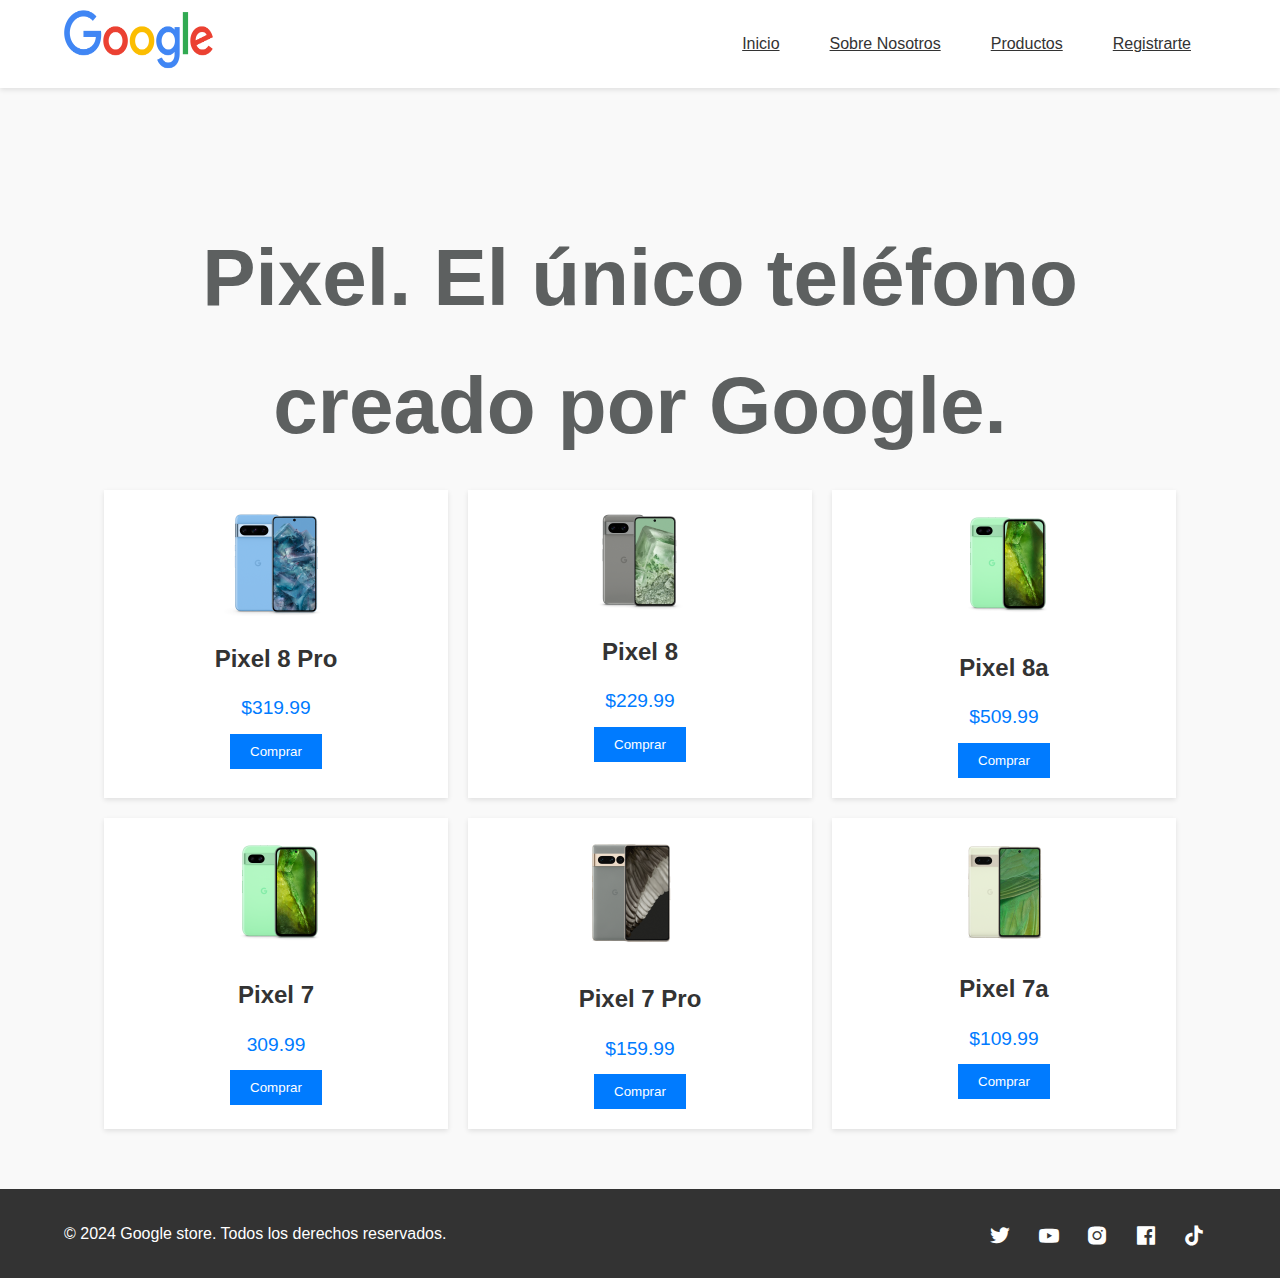
<file: cel.html>
<!DOCTYPE html>
<html lang="es">
<head>
    <meta charset="UTF-8">
    <meta name="viewport" content="width=device-width, initial-scale=1.0">
    <title>Google store - Telefonos </title>
    <link rel="stylesheet" href="tienda.css">
    <link href='https://unpkg.com/boxicons@2.1.4/css/boxicons.min.css' rel='stylesheet'>
    <link rel="Icon" href="Icon/compra.ico">
</head>
<body>
    <header>
        <div class="container">
            <div class="header-content">
                <div class="logo">
                    <a href="#"><img src="img/logo.png" alt="Logo de la Empresa"></a>
                </div>
                <nav>
                    <ul class="menu-horizontal">
                        <li><a href="index.html">Inicio</a></li>
                        <li><a href="Us.html">Sobre Nosotros</a></li>
                        <li>
                            <a href="#">Productos</a>
                            <ul class="menu-vertical">
                                <li><a href="cel.html">Celulares</a></li>
                                <li><a href="reloj.html">Relojes</a></li>
                                <li><a href="hogar.html">Hogareño</a></li>
                                <li><a href="oferta.html">Ofertas</a></li>
                            </ul>
                        </li>
                        <li><a href="registro.html">Registrarte</a></li>
                    </ul>
                </nav>
            </div>
        </div>
    </header>

    <main>
        <section class="productos">
            <div class="container">
                <h2>Pixel. El único teléfono
creado por Google.</h2>
                <div class="productos-grid">
                    <div class="producto-item">
                        <img src="img/pixel1.png" alt="Producto 1">
                        <h3>Pixel 8 Pro</h3>
                        <p class="precio">$319.99</p>
                        <button>Comprar</button>
                    </div>


                    <div class="producto-item">
                        <img src="img/pixel2.png" alt="Producto 2">
                        <h3>Pixel 8</h3>
                        <p class="precio">$229.99</p>
                        <button>Comprar</button>
                    </div>


                    <div class="producto-item">
                        <img src="img/pixel3.png" alt="Producto 3">
                        <h3>Pixel 8a</h3>
                        <p class="precio">$509.99</p>
                        <button>Comprar</button>
                    </div>
                   
                    <div class="producto-item">
                        <img src="img/pixel3.png" alt="Producto 3">
                        <h3>
Pixel 7</h3>
                        <p class="precio">309.99</p>
                        <button>Comprar</button>
                    </div>
                   
                    <div class="producto-item">
                        <img src="img/pixel4.png" alt="Producto 3">
                        <h3>Pixel 7 Pro</h3>
                        <p class="precio">$159.99</p>
                        <button>Comprar</button>
                    </div>
                   
                    <div class="producto-item">
                        <img src="img/pixel5.png" alt="Producto 3">
                        <h3>Pixel 7a</h3>
                        <p class="precio">$109.99</p>
                        <button>Comprar</button>
                    </div>
                   
                    
                   

                </div>
            </div>
        </section>
    </main>

    <footer>
        <div class="container footer-content">
            <p>&copy; 2024 Google store. Todos los derechos reservados.</p>
            <div class="social-icons">
                <a href="#"><i class='bx bxl-twitter'></i></a>
                <a href="#"><i class='bx bxl-youtube'></i></a>
                <a href="#"><i class='bx bxl-instagram-alt'></i></a>
                <a href="#"><i class='bx bxl-facebook-square'></i></a>
                <a href="#"><i class='bx bxl-tiktok'></i></a>
            </div>
        </div>
    </footer>
</body>
</html>
</file>
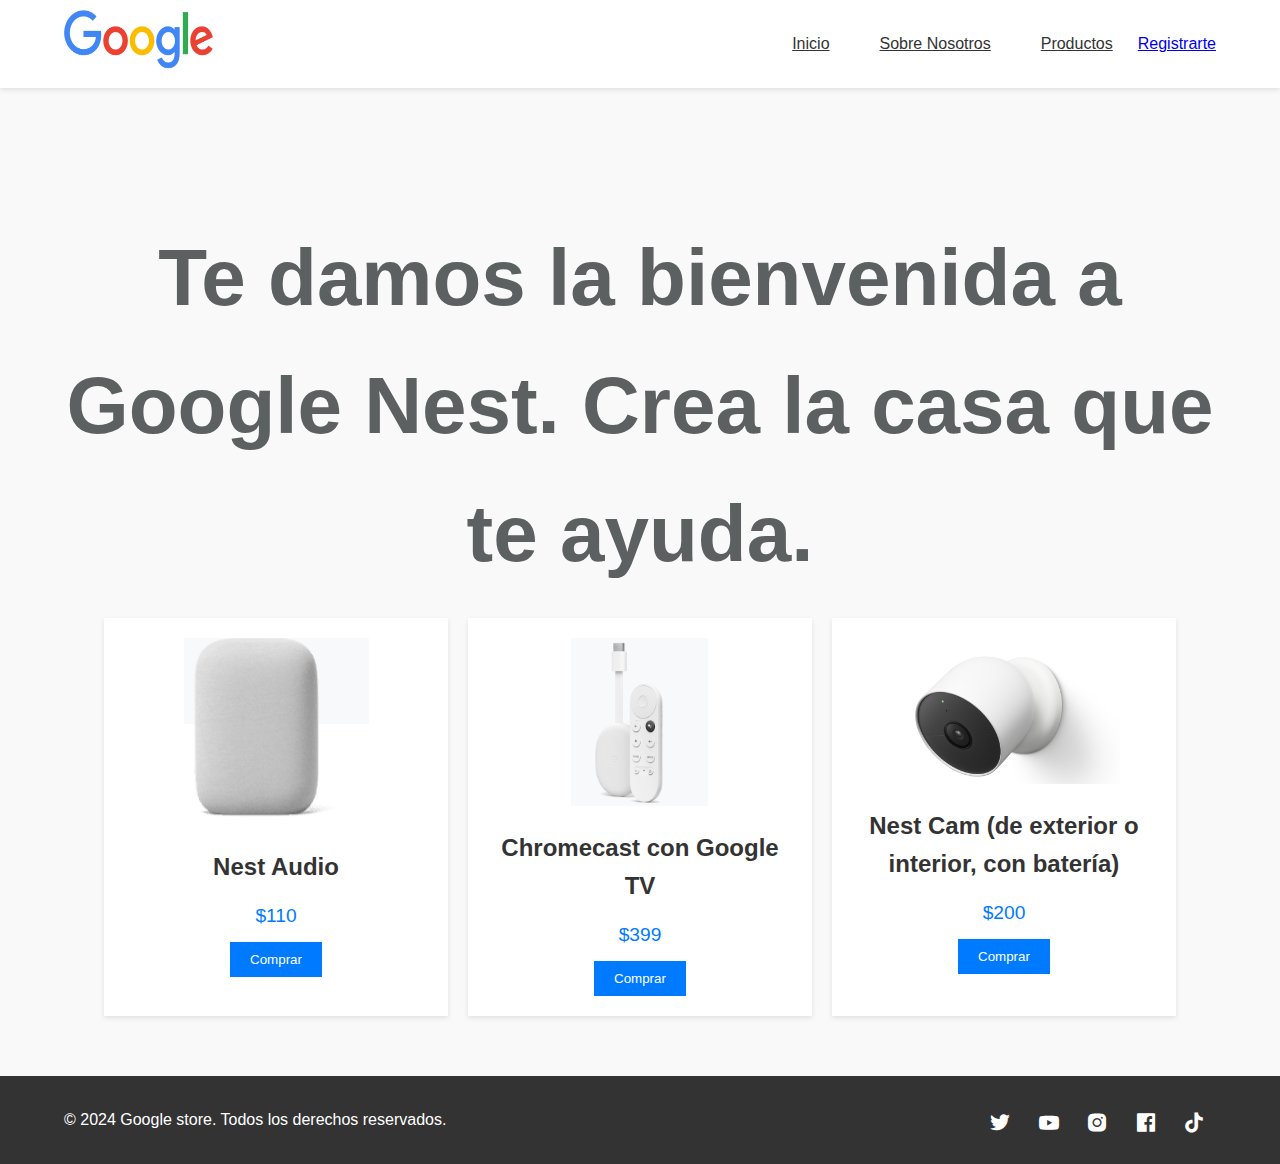
<file: hogar.html>
<!DOCTYPE html>
<html lang="es">
<head>
    <meta charset="UTF-8">
    <meta name="viewport" content="width=device-width, initial-scale=1.0">
    <title>Google store - Hogar inteligente </title>
    <link rel="stylesheet" href="tienda.css">
    <link href='https://unpkg.com/boxicons@2.1.4/css/boxicons.min.css' rel='stylesheet'>
    <link rel="Icon" href="Icon/compra.ico">
</head>
<body>
    <header>
        <div class="container">
            <div class="header-content">
                <div class="logo">
                    <a href="#"><img src="img/logo.png" alt="Logo de la Empresa"></a>
                </div>
                <nav>
                    <ul class="menu-horizontal">
                        <li><a href="index.html">Inicio</a></li>
                        <li><a href="Us.html">Sobre Nosotros</a></li>
                        <li>
                            <a href="#">Productos</a>
                            <ul class="menu-vertical">
                                <li><a href="cel.html">Celulares</a></li>
                                <li><a href="reloj.html">Relojes</a></li>
                                <li><a href="hogar.html">Hogareño</a></li>
                                <li><a href="oferta.html">Ofertas</a></li>
                            </ul>
                        
                       </li> <a href="registro.html">Registrarte</a></li>
                    </ul>
                </nav>
            </div>
        </div>
    </header>

    <main>
        <section class="productos">
            <div class="container">
                <h2>Te damos la bienvenida a Google Nest.
Crea la casa que te ayuda.</h2>
                <div class="productos-grid">
                    <div class="producto-item">
                        <img src="img/audi2.png" alt="Producto 1">
                        <h3>Nest Audio
</h3>
                        <p class="precio">$110</p>
                        <button>Comprar</button>
                    </div>


                    <div class="producto-item">
                        <img src="img/st.png" alt="Producto 2">
                        <h3>Chromecast con Google TV</h3>
                        <p class="precio">$399</p>
                        <button>Comprar</button>
                    </div>


                    <div class="producto-item">
                        <img src="img/cara.png" alt="Producto 3">
                        <h3>Nest Cam (de exterior o interior, con batería)</h3>
                        <p class="precio">$200</p>
                        <button>Comprar</button>
                    </div>
                   
                  
                   

                </div>
            </div>
        </section>
    </main>

    <footer>
        <div class="container footer-content">
            <p>&copy; 2024 Google store. Todos los derechos reservados.</p>
            <div class="social-icons">
                <a href="#"><i class='bx bxl-twitter'></i></a>
                <a href="#"><i class='bx bxl-youtube'></i></a>
                <a href="#"><i class='bx bxl-instagram-alt'></i></a>
                <a href="#"><i class='bx bxl-facebook-square'></i></a>
                <a href="#"><i class='bx bxl-tiktok'></i></a>
            </div>
        </div>
    </footer>
</body>
</html>
</file>
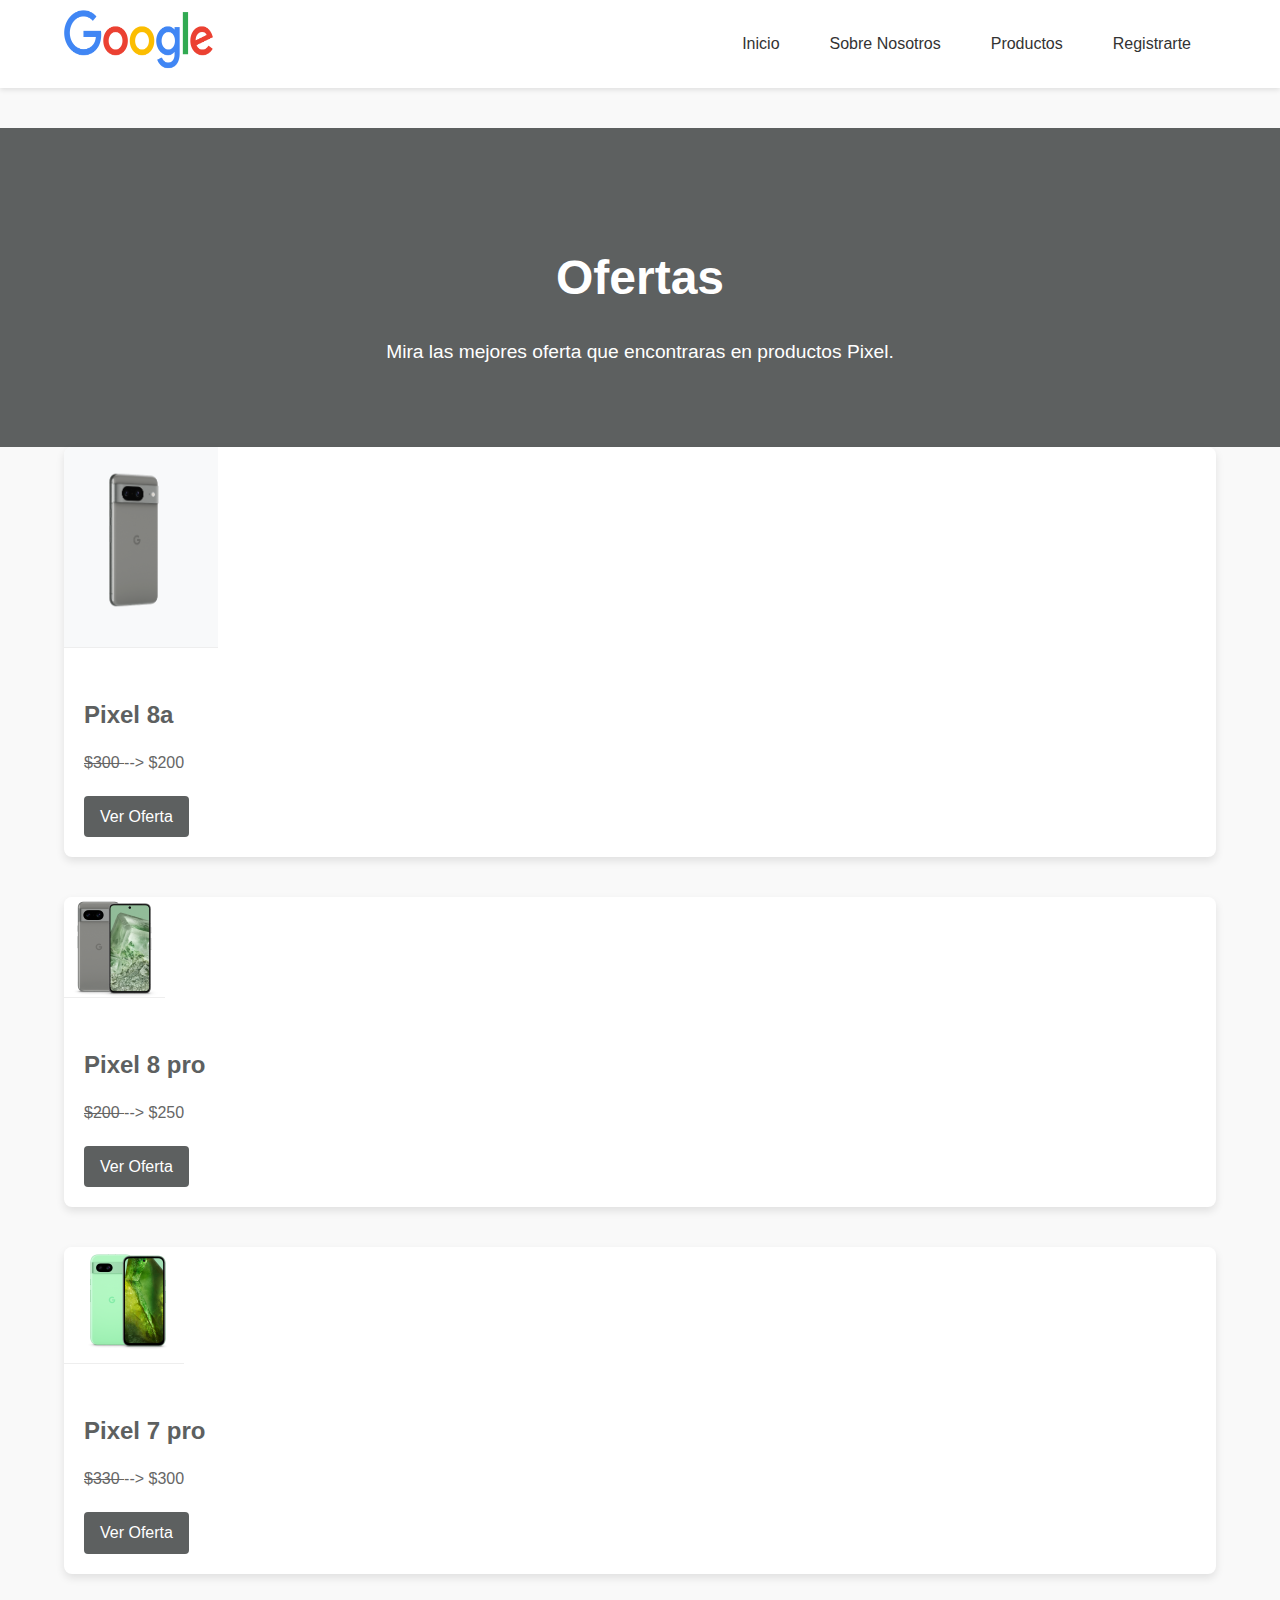
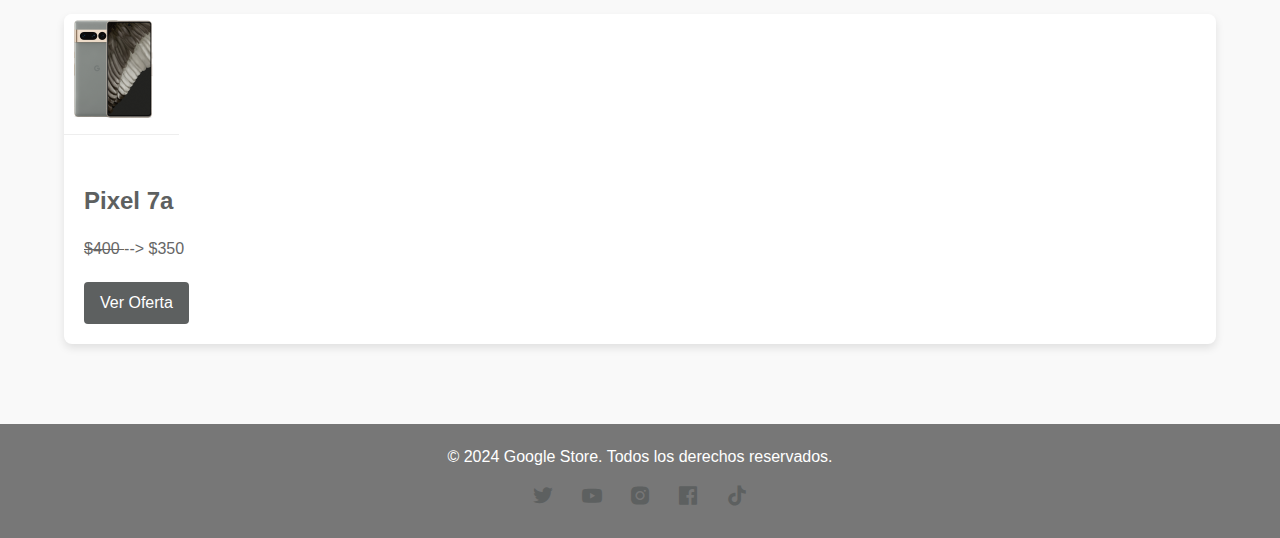
<file: oferta.html>
<!DOCTYPE html>
<html lang="es">
<head>
    <meta charset="UTF-8">
    <meta name="viewport" content="width=device-width, initial-scale=1.0">
    <title>Ofertas Especiales - Google Store</title>
    <link rel="stylesheet" href="ofertas.css">
    <link href='https://unpkg.com/boxicons@2.1.4/css/boxicons.min.css' rel='stylesheet'>
      <link rel="Icon" href="Icon/compra.ico">
</head>
<body>
      <header>
        <div class="container">
            <div class="header-content">
                <div class="logo">
                    <a href="#"><img src="img/logo.png" alt="Google Store"></a>
                </div>
                <nav>
                    <ul class="menu-horizontal">
                        <li><a href="index.html">Inicio</a></li>
                        <li><a href="Us.html">Sobre Nosotros</a></li>
                        <li>
                            <a href="#">Productos</a>
                            <ul class="menu-vertical">
                                <li><a href="cel.html">Celulares</a></li>
                                <li><a href="reloj.html">Relojes</a></li>
                                <li><a href="hogar.html">Hogareño</a></li>
                                <li><a href="oferta.html">Ofertas</a></li>
                            </ul>
                        </li>
                        <li><a href="registro.html">Registrarte</a></li>
                    </ul>
                </nav>
            </div>
        </div>
    </header>
    <main>
        <section class="hero">
            <div class="container">
                <h1>Ofertas</h1>
                <p>Mira las mejores oferta que encontraras en productos Pixel.</p>
            </div>
        </section>

        <section class="offers">
            <div class="container">
                <div class="offer">
                    <div class="offer-image">
                        <img src="img/cel1.png" alt="Producto 1">
                    </div>
                    <div class="offer-details">
                        <h2>Pixel 8a</h2>
                        <p><s>$300 </s> --> $200</p>
                        <a href="#" class="button">Ver Oferta</a>
                    </div>
                </div>
                <div class="offer">
                    <div class="offer-image">
                        <img src="img/pixel2.png" alt="Producto 2">
                    </div>
                    <div class="offer-details">
                        <h2>Pixel 8 pro</h2>
                         <p><s>$200 </s> --> $250</p>
                        <a href="#" class="button">Ver Oferta</a>
                    </div>
                </div>
                <div class="offer">
                    <div class="offer-image">
                        <img src="img/pixel3.png" alt="Producto 3">
                    </div>
                    <div class="offer-details">
                        <h2>Pixel 7 pro</h2>
                         <p><s>$330 </s> --> $300</p>
                        <a href="#" class="button">Ver Oferta</a>
                    </div>
                </div>
                <div class="offer">
                    <div class="offer-image">
                        <img src="img/pixel4.png" alt="Producto 4">
                    </div>
                    <div class="offer-details">
                        <h2>Pixel 7a</h2>
                        <p><s>$400 </s> --> $350</p>
                        <a href="#" class="button">Ver Oferta</a>
                    </div>
                </div>
            </div>
        </section>
    </main>

    <footer>
        <div class="container">
            <p>&copy; 2024 Google Store. Todos los derechos reservados.</p>
            <div class="social-icons">
                <a href="https://twitter.com/tuempresa"><i class='bx bxl-twitter'></i></a>
                <a href="https://youtube.com/tuempresa"><i class='bx bxl-youtube'></i></a>
                <a href="https://instagram.com/tuempresa"><i class='bx bxl-instagram-alt'></i></a>
                <a href="https://facebook.com/tuempresa"><i class='bx bxl-facebook-square'></i></a>
                <a href="https://www.tiktok.com/@tuempresa"><i class='bx bxl-tiktok'></i></a>
            </div>
        </div>
    </footer>
</body>
</html>
</file>
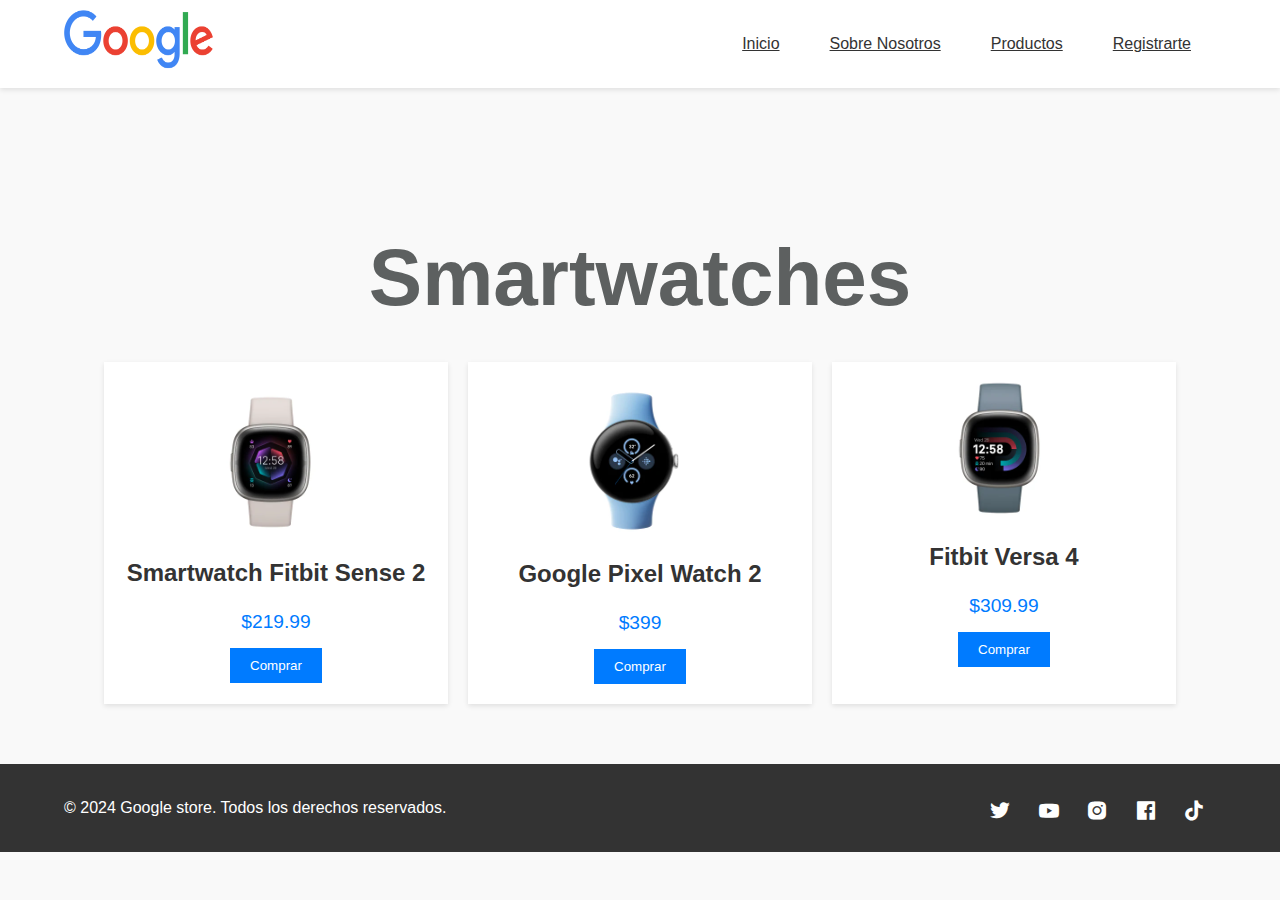
<file: reloj.html>
<!DOCTYPE html>
<html lang="es">
<head>
    <meta charset="UTF-8">
    <meta name="viewport" content="width=device-width, initial-scale=1.0">
    <title>Google store - Relojes </title>
    <link rel="stylesheet" href="tienda.css">
    <link href='https://unpkg.com/boxicons@2.1.4/css/boxicons.min.css' rel='stylesheet'>
    <link rel="Icon" href="Icon/compra.ico">
</head>
<body>
    <header>
        <div class="container">
            <div class="header-content">
                <div class="logo">
                    <a href="#"><img src="img/logo.png" alt="Logo de la Empresa"></a>
                </div>
                <nav>
                    <ul class="menu-horizontal">
                        <li><a href="index.html">Inicio</a></li>
                        <li><a href="Us.html">Sobre Nosotros</a></li>
                        <li>
                            <a href="#">Productos</a>
                            <ul class="menu-vertical">
                                <li><a href="cel.html">Celulares</a></li>
                                <li><a href="reloj.html">Relojes</a></li>
                                <li><a href="hogar.html">Hogareño</a></li>
                                <li><a href="oferta.html">Ofertas</a></li>
                            </ul>
                        </li>
                        <li><a href="registro.html">Registrarte</a></li>
                    </ul>
                </nav>
            </div>
        </div>
    </header>

    <main>
        <section class="productos">
            <div class="container">
                <h2>Smartwatches</h2>
                <div class="productos-grid">
                    <div class="producto-item">
                        <img src="img/reloj1.png" alt="Producto 1">
                        <h3>Smartwatch Fitbit Sense 2
</h3>
                        <p class="precio">$219.99</p>
                        <button>Comprar</button>
                    </div>


                    <div class="producto-item">
                        <img src="img/reloj2.png" alt="Producto 2">
                        <h3>Google Pixel Watch 2</h3>
                        <p class="precio">$399</p>
                        <button>Comprar</button>
                    </div>


                    <div class="producto-item">
                        <img src="img/reloj3.png" alt="Producto 3">
                        <h3>Fitbit Versa 4</h3>
                        <p class="precio">$309.99</p>
                        <button>Comprar</button>
                    </div>
                   
                  
                   

                </div>
            </div>
        </section>
    </main>

    <footer>
        <div class="container footer-content">
            <p>&copy; 2024 Google store. Todos los derechos reservados.</p>
            <div class="social-icons">
                <a href="#"><i class='bx bxl-twitter'></i></a>
                <a href="#"><i class='bx bxl-youtube'></i></a>
                <a href="#"><i class='bx bxl-instagram-alt'></i></a>
                <a href="#"><i class='bx bxl-facebook-square'></i></a>
                <a href="#"><i class='bx bxl-tiktok'></i></a>
            </div>
        </div>
    </footer>
</body>
</html>
</file>
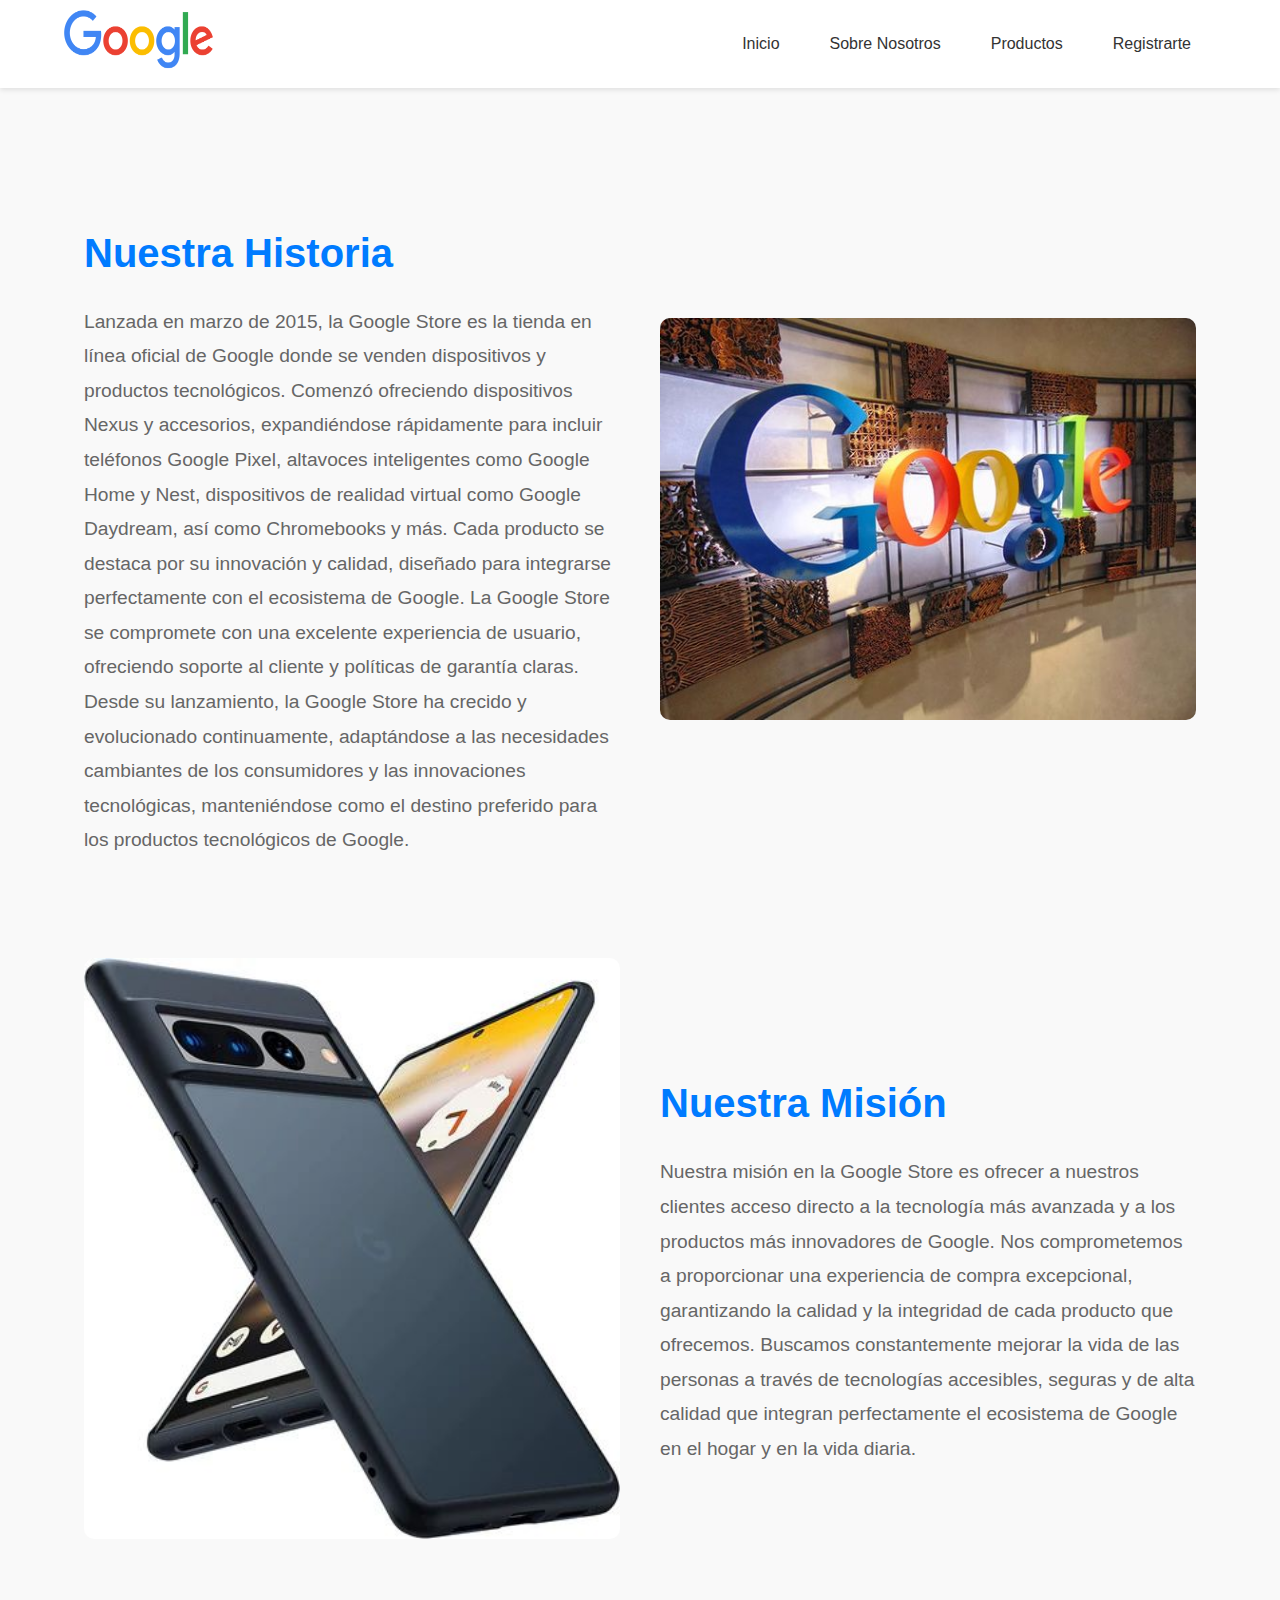
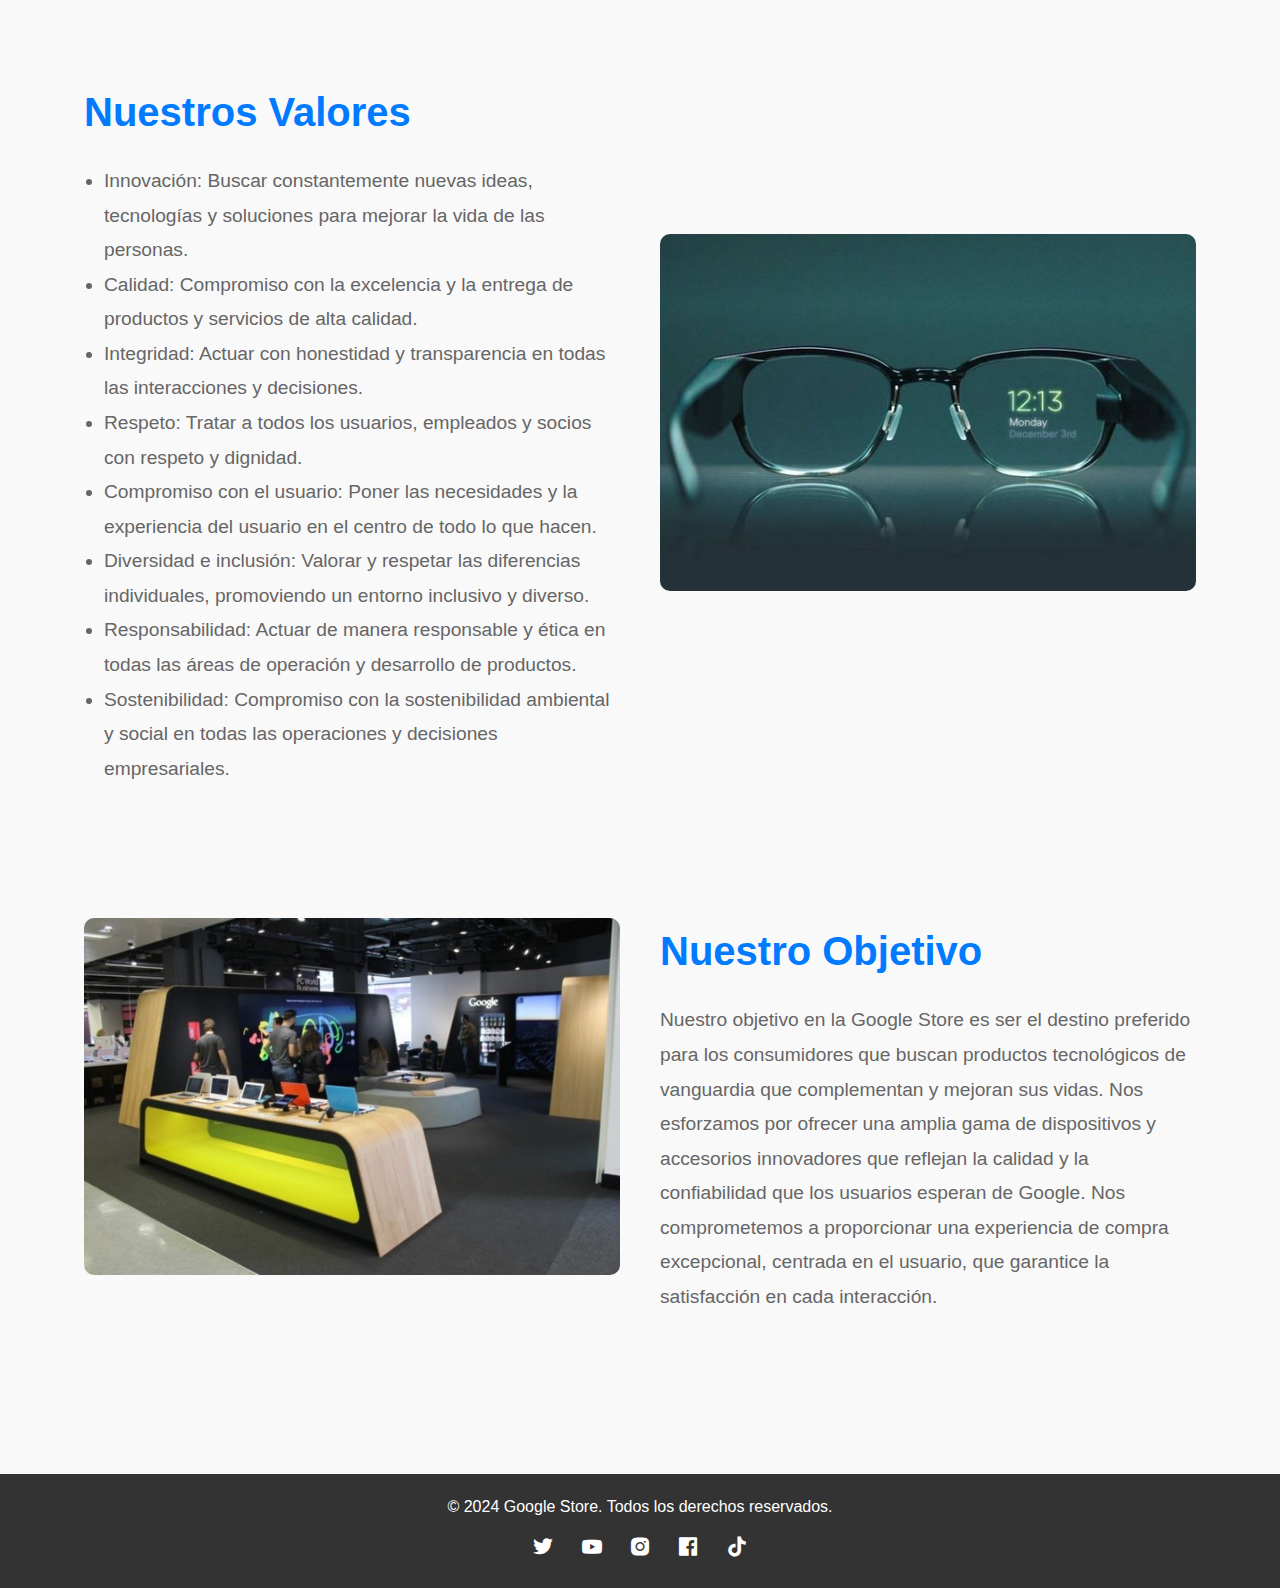
<file: Us.html>
<!DOCTYPE html>
<html lang="es">
<head>
    <meta charset="UTF-8">
    <meta name="viewport" content="width=device-width, initial-scale=1.0">
    <title>Quiénes Somos</title>
    <link rel="stylesheet" href="us.css">
    <link href='https://unpkg.com/boxicons@2.1.4/css/boxicons.min.css' rel='stylesheet'>
    <link rel="Icon" href="Icon/compra.ico">
</head>
<body>
    <header>
        <div class="container">
            <div class="header-content">
                <div class="logo">
                    <a href="#"><img src="img/logo.png" alt="Google Store"></a>
                </div>
                <nav>
                    <ul class="menu-horizontal">
                        <li><a href="index.html">Inicio</a></li>
                        <li><a href="Us.html">Sobre Nosotros</a></li>
                        <li>
                            <a href="#">Productos</a>
                            <ul class="menu-vertical">
                                <li><a href="cel.html">Celulares</a></li>
                                <li><a href="reloj.html">Relojes</a></li>
                                <li><a href="hogar.html">Hogareño</a></li>
                                <li><a href="oferta.html">Ofertas</a></li>
                            </ul>
                        </li>
                        <li><a href="registro.html">Registrarte</a></li>
                    </ul>
                </nav>
            </div>
        </div>
    </header>

    <main>
        <section class="historia">
            <div class="container flex-container">
                <div class="text">
                    <h2>Nuestra Historia</h2>
                    <p>Lanzada en marzo de 2015, la Google Store es la tienda en línea oficial de Google donde se venden dispositivos y productos tecnológicos. Comenzó ofreciendo dispositivos Nexus y accesorios, expandiéndose rápidamente para incluir teléfonos Google Pixel, altavoces inteligentes como Google Home y Nest, dispositivos de realidad virtual como Google Daydream, así como Chromebooks y más. Cada producto se destaca por su innovación y calidad, diseñado para integrarse perfectamente con el ecosistema de Google. La Google Store se compromete con una excelente experiencia de usuario, ofreciendo soporte al cliente y políticas de garantía claras. Desde su lanzamiento, la Google Store ha crecido y evolucionado continuamente, adaptándose a las necesidades cambiantes de los consumidores y las innovaciones tecnológicas, manteniéndose como el destino preferido para los productos tecnológicos de Google.</p>
                </div>
                <div class="image">
                    <img src="img/his.jpg">
                </div>
            </div>
        </section>

        <section class="mision">
            <div class="container flex-container reverse">
                <div class="text">
                    <h2>Nuestra Misión</h2>
                    <p>Nuestra misión en la Google Store es ofrecer a nuestros clientes acceso directo a la tecnología más avanzada y a los productos más innovadores de Google. Nos comprometemos a proporcionar una experiencia de compra excepcional, garantizando la calidad y la integridad de cada producto que ofrecemos. Buscamos constantemente mejorar la vida de las personas a través de tecnologías accesibles, seguras y de alta calidad que integran perfectamente el ecosistema de Google en el hogar y en la vida diaria.</p>
                </div>
                <div class="image">
                    <img src="img/mis.jpg">
                </div>
            </div>
        </section>

        <section class="valores">
            <div class="container flex-container">
                <div class="text">
                    <h2>Nuestros Valores</h2>
                    <ul>
                        <li>Innovación: Buscar constantemente nuevas ideas, tecnologías y soluciones para mejorar la vida de las personas.</li> 
                        <li>Calidad: Compromiso con la excelencia y la entrega de productos y servicios de alta calidad.</li> 
                        <li>Integridad: Actuar con honestidad y transparencia en todas las interacciones y decisiones.</li> 
                        <li>Respeto: Tratar a todos los usuarios, empleados y socios con respeto y dignidad.</li> 
                        <li>Compromiso con el usuario: Poner las necesidades y la experiencia del usuario en el centro de todo lo que hacen.</li> 
                        <li>Diversidad e inclusión: Valorar y respetar las diferencias individuales, promoviendo un entorno inclusivo y diverso.</li> 
                        <li>Responsabilidad: Actuar de manera responsable y ética en todas las áreas de operación y desarrollo de productos.</li> 
                        <li>Sostenibilidad: Compromiso con la sostenibilidad ambiental y social en todas las operaciones y decisiones empresariales.</li> 
                    </ul>
                </div>
                <div class="image">
                    <img src="img/in.jpg">
                </div>
            </div>
        </section>

        <section class="objetivo">
            <div class="container flex-container reverse">
                <div class="text">
                    <h2>Nuestro Objetivo</h2>
                    <p>Nuestro objetivo en la Google Store es ser el destino preferido para los consumidores que buscan productos tecnológicos de vanguardia que complementan y mejoran sus vidas. Nos esforzamos por ofrecer una amplia gama de dispositivos y accesorios innovadores que reflejan la calidad y la confiabilidad que los usuarios esperan de Google. Nos comprometemos a proporcionar una experiencia de compra excepcional, centrada en el usuario, que garantice la satisfacción en cada interacción.</p>
                </div>
                <div class="image">
                    <img src="img/tienda.jpg">
                </div>
            </div>
        </section>
    </main>

    <footer>
        <div class="container">
            <p>&copy; 2024 Google Store. Todos los derechos reservados.</p>
            <div class="social-icons">
                <a href="https://twitter.com/tuempresa"><i class='bx bxl-twitter'></i></a>
                <a href="https://youtube.com/tuempresa"><i class='bx bxl-youtube'></i></a>
                <a href="https://instagram.com/tuempresa"><i class='bx bxl-instagram-alt'></i></a>
                <a href="https://facebook.com/tuempresa"><i class='bx bxl-facebook-square'></i></a>
                <a href="https://www.tiktok.com/@tuempresa"><i class='bx bxl-tiktok'></i></a>
            </div>
        </div>
    </footer>
</body>
</html>
</file>
<file: tienda.css>
/* Estilos generales */
body {
    font-family: 'Segoe UI', Tahoma, Geneva, Verdana, sans-serif;
    line-height: 1.6;
    margin: 0;
    padding: 0;
    background-color: #f9f9f9;
    color: #333;
}

.container {
    width: 90%;
    max-width: 1200px;
    margin: 0 auto;
}

/* Encabezado y navegación */
header {
    background-color: #fff;
    box-shadow: 0 2px 5px rgba(0, 0, 0, 0.1);
    padding: 10px 0;
}

.header-content {
    display: flex;
    justify-content: space-between;
    align-items: center;
}

.logo img {
    width: 150px;
    height: 60px;
}

nav {
    flex: 1;
    display: flex;
    justify-content: flex-end;
}

.menu-horizontal {
    list-style-type: none;
    padding: 0;
    margin: 0;
    display: flex;
    align-items: center;
}

.menu-horizontal li {
    margin: 0 10px;
    position: relative;
}

.menu-horizontal li a {
    display: block;
    padding: 10px 15px;
    color: #333;
    transition: color 0.3s;
}

.menu-horizontal li a:hover {
    color: #0066cc;
}

.menu-horizontal li:hover > ul {
    display: block;
}

.menu-vertical {
    display: none;
    position: absolute;
    background-color: #fff;
    box-shadow: 0px 8px 16px rgba(0,0,0,0.1);
    z-index: 1;
    top: 100%;
    left: 0;
}

.menu-vertical li {
    display: block;
}

.menu-vertical li a {
    padding: 10px 15px;
}

/* Sección de productos */
.productos {
    padding: 60px 0;
}

.productos h2 {
    font-size: 80px;
    margin-bottom: 20px;
    color: #5d6060;
    text-align: center;
}

.productos-grid {
    display: flex;
    flex-wrap: wrap;
    gap: 20px;
    justify-content: center;
}

.producto-item {
    background-color: #fff;
    padding: 20px;
    box-shadow: 0 2px 5px rgba(0, 0, 0, 0.1);
    text-align: center;
    flex: 1 1 calc(33.333% - 40px);
    box-sizing: border-box;
    max-width: calc(33.333% - 40px);
}

.producto-item img {
    max-width: 100%;
    height: auto;
}

.producto-item h3 {
    font-size: 1.5em;
    margin: 15px 0;
}

.producto-item p {
    font-size: 1em;
    color: #666;
}

.producto-item .precio {
    font-size: 1.2em;
    color: #007BFF;
    margin: 10px 0;
}

.producto-item button {
    padding: 10px 20px;
    background-color: #007BFF;
    color: #fff;
    border: none;
    cursor: pointer;
    transition: background-color 0.3s;
}

.producto-item button:hover {
    background-color: #0056b3;
}

/* Footer */
footer {
    background-color: #333;
    color: #fff;
    text-align: center;
    padding: 20px 0;
}

.footer-content {
    display: flex;
    justify-content: space-between;
    align-items: center;
    flex-wrap: wrap;
}

footer p {
    margin: 0;
    font-size: 1em;
}

.social-icons {
    margin-top: 10px;
}

.social-icons a {
    color: #fff;
    margin: 0 10px;
    font-size: 24px;
    transition: color 0.3s;
}

.social-icons a:hover {
    color: #007BFF;
}
</file>
<file: ofertas.css>
/* Estilos generales */

body {
    font-family: 'Segoe UI', Tahoma, Geneva, Verdana, sans-serif;
    line-height: 1.6;
    margin: 0;
    padding: 0;
    background-color: #f9f9f9;
    color: #333;
}

.container {
    width: 90%;
    max-width: 1200px;
    margin: 0 auto;
}

a {
    text-decoration: none;
    color: inherit;
    transition: color 0.3s;
}

a:hover {
    color: #007BFF;
}

/* Encabezado y navegación */

header {
    background-color: #fff;
    box-shadow: 0 2px 5px rgba(0, 0, 0, 0.1);
    padding: 10px 0;
}

.header-content {
    display: flex;
    justify-content: space-between;
    align-items: center;
}

.logo img {
    width: 150px;
    height: 60px;
}

nav {
    flex: 1;
    display: flex;
    justify-content: flex-end;
}

.menu-horizontal {
    list-style-type: none;
    padding: 0;
    margin: 0;
    display: flex;
    align-items: center;
}

.menu-horizontal li {
    margin: 0 10px;
    position: relative;
}

.menu-horizontal li a {
    display: block;
    padding: 10px 15px;
    color: #333;
    transition: color 0.3s;
}

.menu-horizontal li a:hover {
    color: #0066cc;
}

.menu-horizontal li:hover > ul {
    display: block;
}

.menu-vertical {
    display: none;
    position: absolute;
    background-color: #fff;
    box-shadow: 0px 8px 16px rgba(0,0,0,0.1);
    z-index: 1;
    top: 100%;
    left: 0;
}

.menu-vertical li {
    display: block;
}

.menu-vertical li a {
    padding: 10px 15px;
}

/* Contenido principal */

main {
    padding: 40px 0;
}

.hero {
    background-color: #5d6060;
    color: #fff;
    text-align: center;
    padding: 80px 0;
}

.hero h1 {
    font-size: 3em;
    margin-bottom: 20px;
}

.hero p {
    font-size: 1.2em;
    line-height: 1.6;
    max-width: 800px;
    margin: 0 auto;
}

.offers {
    display: flex;
    flex-wrap: wrap;
    justify-content: space-between;
}

.offer {
    flex: 1 1 calc(30% - 60px);
    margin-bottom: 40px;
    background-color: #fff;
    box-shadow: 0 4px 8px rgba(0, 0, 0, 0.1);
    border-radius: 8px;
    overflow: hidden;
    transition: transform 0.3s ease-in-out;
}

.offer:hover {
    transform: translateY(-5px);
}

.offer-image img {
    max-width: 100%;
    height: auto;
    border-bottom: 1px solid #eee;
}

.offer-details {
    padding: 20px;
}

.offer-details h2 {
    font-size: 1.5em; 
    color: #5d6060;
    margin-bottom: 10px;
}

.offer-details p {
    font-size: 1em; 
    color: #666;
    line-height: 1.6;
    margin-bottom: 20px;
}

.button {
    display: inline-block;
    background-color: #5d6060;
    color: #fff;
    padding: 8px 16px; 
    border-radius: 4px;
    text-align: center;
    transition: background-color 0.3s;
    text-decoration: none;
}

.button:hover {
    background-color: #007BFF;
    color: #fff;
}

/* Footer */

footer {
    background-color: #777;
    color: #fff;
    text-align: center;
    padding: 20px 0;
}

footer p {
    margin: 0;
    font-size: 1em;
}


.social-icons {
    margin-top: 10px;
}

.social-icons a {
    color: #5d6060;
    margin: 0 10px;
    font-size: 24px;
    transition: color 0.3s;
}

.social-icons a:hover {
    color: #007BFF;
}
</file>
<file: us.css>
/* Estilos generales */
body {
    font-family: 'Segoe UI', Tahoma, Geneva, Verdana, sans-serif;
    line-height: 1.6;
    margin: 0;
    padding: 0;
    background-color: #f9f9f9;
    color: #333;
}

.container {
    width: 90%;
    max-width: 1200px;
    margin: 0 auto;
}

a {
    text-decoration: none;
    color: inherit;
    transition: color 0.3s;
}

a:hover {
    color: #007BFF;
}

/* Encabezado y navegación */
header {
    background-color: #fff;
    box-shadow: 0 2px 5px rgba(0, 0, 0, 0.1);
    padding: 10px 0;
}

.header-content {
    display: flex;
    justify-content: space-between;
    align-items: center;
}

.logo img {
    width: 150px;
    height: 60px;
}

nav {
    flex: 1;
    display: flex;
    justify-content: flex-end;
}

.menu-horizontal {
    list-style-type: none;
    padding: 0;
    margin: 0;
    display: flex;
    align-items: center;
}

.menu-horizontal li {
    margin: 0 10px;
    position: relative;
}

.menu-horizontal li a {
    display: block;
    padding: 10px 15px;
    color: #333;
    transition: color 0.3s;
}

.menu-horizontal li a:hover {
    color: #0066cc;
}

.menu-horizontal li:hover > ul {
    display: block;
}

.menu-vertical {
    display: none;
    position: absolute;
    background-color: #fff;
    box-shadow: 0px 8px 16px rgba(0,0,0,0.1);
    z-index: 1;
    top: 100%;
    left: 0;
}

.menu-vertical li {
    display: block;
}

.menu-vertical li a {
    padding: 10px 15px;
}

/* Secciones del contenido principal */
main {
    padding: 80px 0;
}

section {
    margin-bottom: 60px;
}

.flex-container {
    display: flex;
    flex-wrap: wrap;
    justify-content: space-between;
    align-items: center;
}

.flex-container.reverse {
    flex-direction: row-reverse;
}

.text {
    flex: 1;
    padding: 20px;
    max-width: 50%;
}

.image {
    flex: 1;
    padding: 20px;
    max-width: 50%;
}

.image img {
    width: 100%;
    height: auto;
    border-radius: 10px;
}

section h2 {
    font-size: 2.5em;
    margin-bottom: 20px;
    color: #007BFF;
    text-align: left;
}

section p, section ul {
    font-size: 1.2em;
    color: #666;
    text-align: left;
    max-width: 800px;
    margin: 0 auto;
    line-height: 1.8;
}

section ul {
    list-style-type: disc;
    padding-left: 20px;
}

/* Footer */
footer {
    background-color: #333;
    color: #fff;
    text-align: center;
    padding: 20px 0;
}

footer p {
    margin: 0;
    font-size: 1em;
}

.social-icons {
    margin-top: 10px;
}

.social-icons a {
    color: #fff;
    margin: 0 10px;
    font-size: 24px;
    transition: color 0.3s;
}

.social-icons a:hover {
    color: #007BFF;
}
</file>
